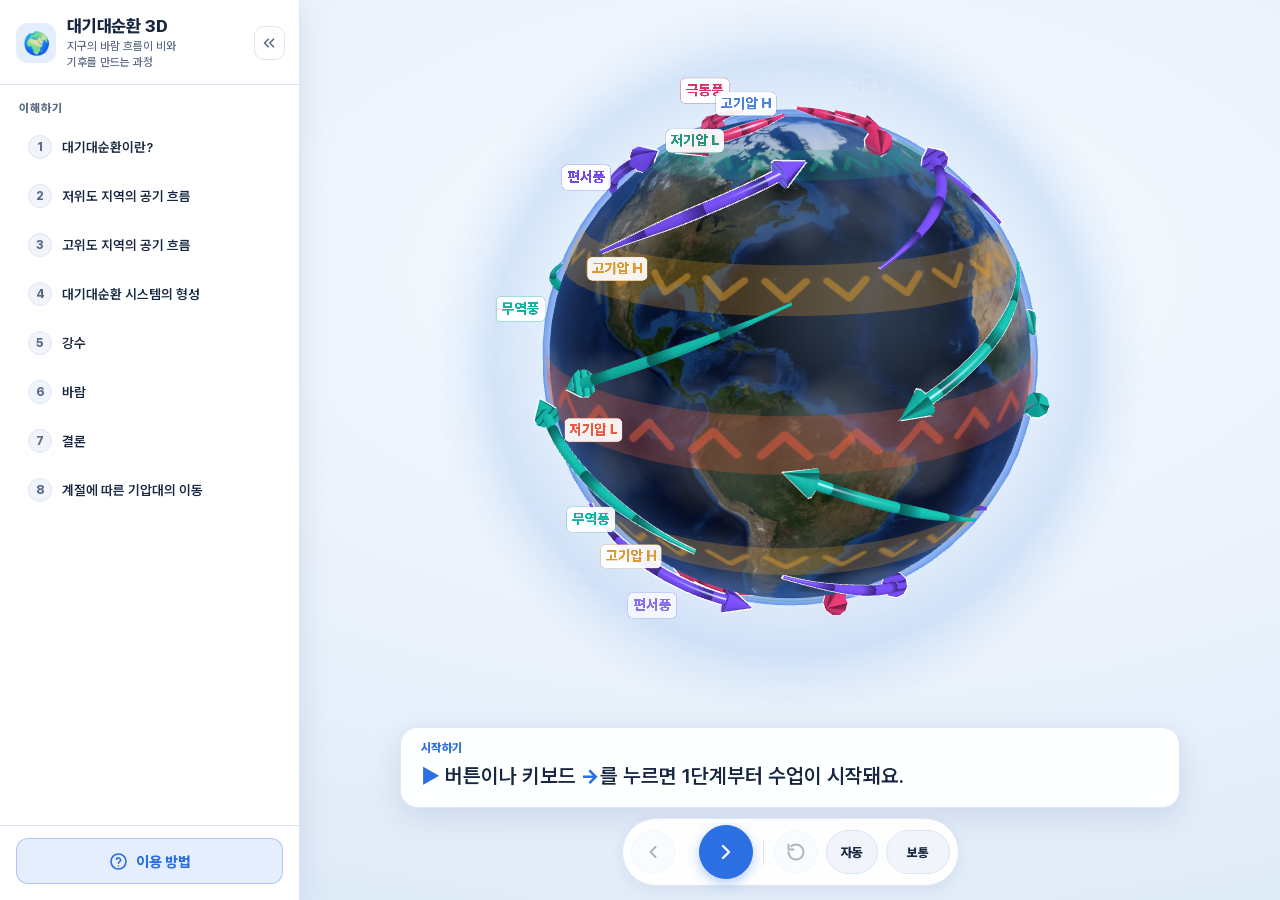
<file: index.html>
<!DOCTYPE html>
<html lang="ko">
<head>
<meta charset="UTF-8">
<meta name="viewport" content="width=device-width, initial-scale=1.0, maximum-scale=1.0, user-scalable=no">
<title>대기대순환 3D — 지구의 바람 흐름이 비와 기후를 만드는 과정</title>
<link rel="stylesheet" href="assets/fonts/aocsans.css">  <!-- 내장 글꼴(Pretendard 기반, OFL) -->
<link rel="stylesheet" href="style.css">
</head>
<body>

<!-- ====================== 레이아웃 ====================== -->
<div class="layout">

  <!-- 사이드바를 열기 위한 손잡이 (닫혔을 때 노출) -->
  <button class="sidebar-handle" id="sidebar-handle" aria-label="패널 열기" title="패널 열기">
    <svg viewBox="0 0 24 24" fill="none" stroke="currentColor" stroke-width="2" stroke-linecap="round">
      <line x1="4" y1="7" x2="20" y2="7"/><line x1="4" y1="12" x2="20" y2="12"/><line x1="4" y1="17" x2="20" y2="17"/>
    </svg>
  </button>

  <!-- 좌측 통합 패널 (모바일에서는 하단 시트로 전환) -->
  <aside class="sidebar" id="sidebar">

    <!-- 모바일 하단 시트 바: 위로 스와이프 = 패널 열기 · 좌우 스와이프/화살표 = 단계 이동 -->
    <div class="sheet-bar" id="sheet-bar" aria-label="단계 이동 및 조작 패널 열기">
      <div class="grip" aria-hidden="true"></div>
      <div class="sheet-row">
        <button class="sb-arrow" id="sheet-prev" aria-label="이전 단계">
          <svg viewBox="0 0 24 24" fill="none" stroke="currentColor" stroke-width="2.4" stroke-linecap="round" stroke-linejoin="round"><polyline points="15 18 9 12 15 6"/></svg>
        </button>
        <div class="sb-info">
          <span class="sb-step" id="sheet-step">시작하기</span>
          <span class="sb-title" id="sheet-title">위로 쓸어올려 패널 열기 · 좌우로 단계 이동</span>
        </div>
        <button class="sb-arrow" id="sheet-next" aria-label="다음 단계">
          <svg viewBox="0 0 24 24" fill="none" stroke="currentColor" stroke-width="2.4" stroke-linecap="round" stroke-linejoin="round"><polyline points="9 18 15 12 9 6"/></svg>
        </button>
      </div>
    </div>

    <!-- 사이드바 맨 위: 프로그램 이름 + 패널 접기 -->
    <div class="sidebar-head">
      <div class="brand">
        <span class="glyph" aria-hidden="true">🌍</span>
        <div>
          <h1>대기대순환 3D</h1>
          <div class="sub">지구의 바람 흐름이 비와 기후를 만드는 과정</div>
        </div>
      </div>
      <button class="close" id="sidebar-close" aria-label="패널 접기" title="패널 접기">
        <svg viewBox="0 0 24 24" width="18" height="18" fill="none" stroke="currentColor" stroke-width="2.2" stroke-linecap="round" stroke-linejoin="round">
          <polyline points="11 17 6 12 11 7"/><polyline points="18 17 13 12 18 7"/>
        </svg>
      </button>
    </div>

    <div class="sidebar-body">

      <!-- 이해하기: 단계 목록 (누르면 그 단계의 첫 장면부터) -->
      <div class="section">
        <div class="label">이해하기</div>
        <ol class="step-list" id="step-list"></ol>
      </div>

      <!-- 계절 슬라이더 — 8단계 장면이 계절을 정함. 화면에는 숨김(내부 동기화용) -->
      <div class="section" id="season-section" hidden>
        <div class="season">
          <input type="range" id="season" min="-1" max="1" step="0.01" value="0" aria-label="계절 슬라이더">
          <div class="readout" id="season-readout"></div>
        </div>
      </div>

    </div>

    <!-- 사이드바 하단: 이용 방법 (누르면 상세 안내 창) -->
    <div class="sidebar-foot">
      <button class="help-btn" id="help-btn" aria-haspopup="dialog">
        <svg viewBox="0 0 24 24" fill="none" stroke="currentColor" stroke-width="2" stroke-linecap="round" stroke-linejoin="round" aria-hidden="true">
          <circle cx="12" cy="12" r="9.5"/><path d="M9.3 9.2a2.8 2.8 0 0 1 5.4 1c0 1.9-2.7 2.3-2.7 4"/><line x1="12" y1="17.6" x2="12" y2="17.7"/>
        </svg>
        이용 방법
      </button>
    </div>
  </aside>

  <!-- 3D 무대 -->
  <main class="stage">
    <canvas id="scene" aria-label="대기대순환 3차원 시각화"></canvas>

    <!-- 위도대 정보 카드 -->
    <section class="card" id="card" aria-live="polite">
      <div class="card-top">
        <span class="dot" id="card-dot"></span>
        <div class="card-titles">
          <h3 id="card-title"></h3>
          <span class="term" id="card-term"></span>
        </div>
        <span class="lat" id="card-lat"></span>
        <button class="x" id="card-close" aria-label="카드 닫기">✕</button>
      </div>
      <div class="card-body">
        <div class="row"><span class="k move">공기의 움직임</span><span class="v" id="card-move"></span></div>
        <div class="row"><span class="k rain">비와 건조</span><span class="v" id="card-rain"></span></div>
        <div class="row"><span class="k region">대표 기후·지역</span><span class="v" id="card-region"></span></div>
        <div class="sum" id="card-sum"></div>
      </div>
    </section>


    <!-- 그림 자료 (장면에서 fig로 표시) -->
    <figure class="fig" id="fig-energy" data-fig="energy" aria-hidden="true">
      <figcaption>위도별로 받는 에너지와 내보내는 에너지</figcaption>
      <div class="fig-plot"></div>
      <div class="fig-legend">
        <span><i class="ln absorb"></i>흡수하는 태양 에너지</span>
        <span><i class="ln emit"></i>내보내는 지구 에너지</span>
      </div>
    </figure>

    <figure class="fig fig-orbit" id="fig-orbit" data-fig="orbit" aria-hidden="true">
      <figcaption>지구의 공전과 계절</figcaption>
      <div class="fig-plot"></div>
      <div class="fig-sub">자전축은 늘 같은 방향으로 <b>23.5°</b> 기울어져 있어요</div>
      <div class="fig-note"></div>
    </figure>

    <!-- 장면 재생기: 화면 자막 + 질문/답 + 진행 막대 (engine.js) -->
    <div class="player" id="player">
      <div class="cap" id="cap" aria-live="polite">
        <div class="cap-step" id="cap-step">시작하기</div>
        <p class="cap-text" id="cap-text"></p>
        <div class="cap-q" id="cap-q" hidden>
          <div class="q-row"><span class="q-mark" aria-hidden="true">💭</span><span id="cap-q-text"></span></div>
          <button class="a-btn" id="cap-a-btn">답 보기 <kbd>A</kbd></button>
          <div class="cap-a" id="cap-a" hidden></div>
        </div>
      </div>
      <div class="transport" role="group" aria-label="장면 이동">
        <button class="tp" id="tp-prev" aria-label="이전 장면" title="이전 장면 (←)">
          <svg viewBox="0 0 24 24" fill="none" stroke="currentColor" stroke-width="2.4" stroke-linecap="round" stroke-linejoin="round"><polyline points="15 18 9 12 15 6"/></svg>
        </button>
        <div class="dots" id="tp-dots"></div>
        <button class="tp primary" id="tp-next" aria-label="다음 장면" title="다음 장면 (→)">
          <svg viewBox="0 0 24 24" fill="none" stroke="currentColor" stroke-width="2.4" stroke-linecap="round" stroke-linejoin="round"><polyline points="9 18 15 12 9 6"/></svg>
        </button>
        <span class="tp-sep" aria-hidden="true"></span>
        <button class="tp" id="tp-replay" aria-label="이 단계 처음부터" title="이 단계 처음부터 (R)">
          <svg viewBox="0 0 24 24" fill="none" stroke="currentColor" stroke-width="2.2" stroke-linecap="round" stroke-linejoin="round"><path d="M3 12a9 9 0 1 0 3-6.7"/><polyline points="3 3 3 9 9 9"/></svg>
        </button>
        <button class="tp auto" id="tp-auto" aria-pressed="false" title="자동 재생 — 자막 길이에 맞춰 장면이 넘어갑니다">자동</button>
        <button class="tp auto speed" id="tp-speed" title="애니메이션 속도 — 느리게 · 보통 · 빠르게 (S)">보통</button>
      </div>
    </div>

    <button class="present-exit" id="present-exit" title="발표 모드 끝내기 (Esc)">발표 종료 <kbd>Esc</kbd></button>
  </main>
</div>


<!-- 이용 방법 안내 창 (사이드바 하단 버튼) -->
<div class="modal" id="help-modal" hidden>
  <div class="modal-backdrop" data-close></div>
  <div class="modal-box" role="dialog" aria-modal="true" aria-labelledby="help-title">
    <div class="modal-head">
      <h2 id="help-title">이용 방법</h2>
      <button class="modal-x" data-close aria-label="닫기">
        <svg viewBox="0 0 24 24" width="16" height="16" fill="none" stroke="currentColor" stroke-width="2" stroke-linecap="round"><line x1="17" y1="7" x2="7" y2="17"/><line x1="7" y1="7" x2="17" y2="17"/></svg>
      </button>
    </div>
    <div class="modal-body">
        <div class="hint">
        <ul>
          <li>화면 아래 <b>▶</b>를 누를 때마다 설명과 함께 <b>장면이 하나씩</b> 진행됩니다.</li>
          <li>왼쪽 <b>「이해하기」</b>에서 단계를 누르면 그 단계의 첫 장면부터 시작해요.</li>
          <li>패널 위쪽 <b>«</b> 버튼으로 패널을 접으면 3D 화면을 넓게 쓸 수 있어요(왼쪽 위 ☰로 다시 열기).</li>
          <li>교실 TV에서는 키보드 <b>F</b>를 누르면 <b>발표 모드</b>(전체 화면·큰 자막)가 돼요. Esc로 끝내요.</li>
          <li>지구를 <b>드래그</b>해서 돌려 보세요. <b>색깔 띠를 클릭</b>하면 설명 카드가 나타납니다.</li>
          <li>휴대전화에서는 아래 바를 <b>위로 쓸어올려</b> 패널을 열고, <b>좌우로 쓸어</b> 장면을 넘길 수 있어요.</li>
        </ul>
        <div class="keys">
          <div class="keys-title">키보드 · 발표용 리모컨</div>
          <dl>
            <dt><kbd>→</kbd> <kbd>Space</kbd> <kbd>PgDn</kbd></dt><dd>다음 장면</dd>
            <dt><kbd>←</kbd> <kbd>PgUp</kbd></dt><dd>이전 장면</dd>
            <dt><kbd>Shift</kbd>+<kbd>→</kbd> <kbd>←</kbd></dt><dd>다음·이전 단계</dd>
            <dt><kbd>R</kbd></dt><dd>이 단계 처음부터</dd>
            <dt><kbd>F</kbd></dt><dd>발표 모드 (전체 화면)</dd>
            <dt><kbd>S</kbd></dt><dd>애니메이션 속도 (느리게·보통·빠르게)</dd>
          </dl>
        </div>
        <a class="guide-link" href="교사용_안내.html" target="_blank" rel="noopener">교사용 안내 · 수업 흐름 보기 ↗</a>
      </div>
    </div>
  </div>
</div>

<!-- 로딩 -->
<div class="loading" id="loading">
  <div class="spinner"></div>
  <p>지구와 대기를 준비하는 중…</p>
</div>

<!-- three.js (로컬, 오프라인) + 내장 지구 사진 + 앱 스크립트
     ※ 순서 중요: data → steps → core → effects → globe → cross → view → ui → engine → main -->
<script src="libs/three.min.js"></script>
<script src="assets/earth-texture.js"></script>
<script src="js/data.js"></script>
<script src="js/steps.js"></script>
<script src="js/core.js"></script>
<script src="js/effects.js"></script>
<script src="js/globe.js"></script>
<script src="js/cross.js"></script>
<script src="js/view.js"></script>
<script src="js/ui.js"></script>
<script src="js/engine.js"></script>
<script src="js/main.js"></script>
</body>
</html>
</file>
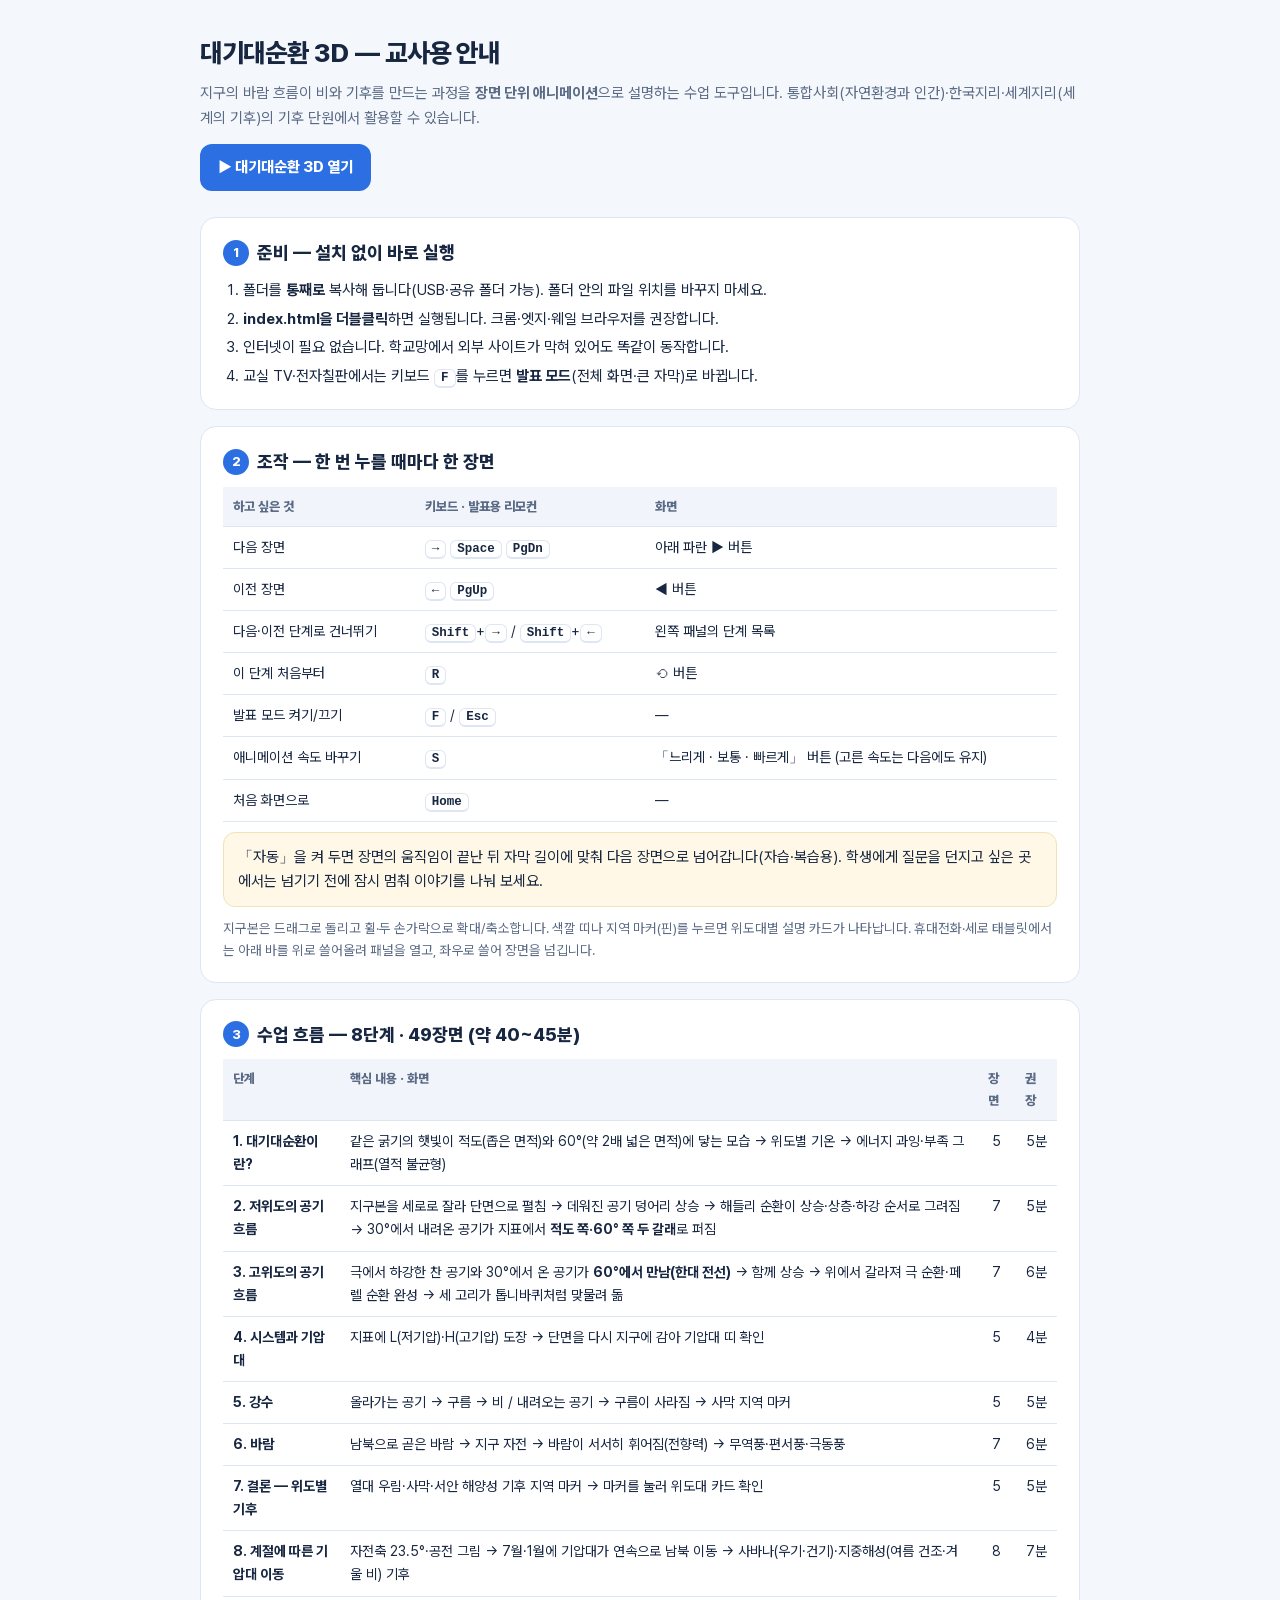
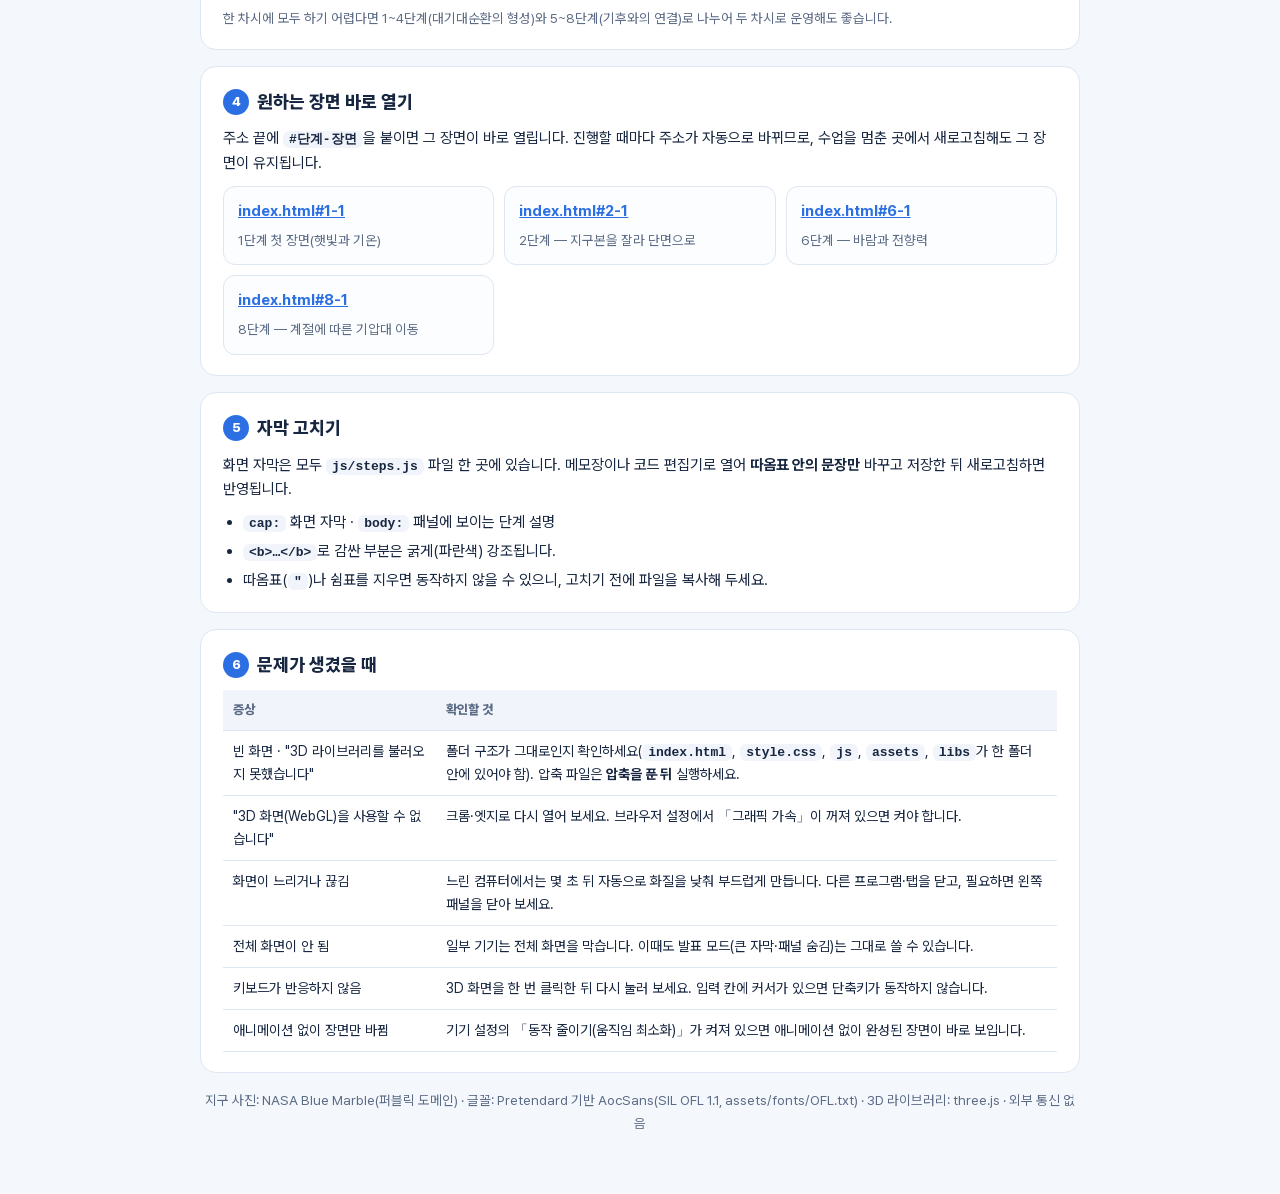
<file: 교사용_안내.html>
<!DOCTYPE html>
<html lang="ko">
<head>
<meta charset="UTF-8">
<meta name="viewport" content="width=device-width, initial-scale=1.0">
<title>대기대순환 3D — 교사용 안내</title>
<link rel="stylesheet" href="assets/fonts/aocsans.css">
<style>
  :root {
    --ink: #182741; --muted: #5c6b85; --line: #dde6f2; --bg: #f4f8fd; --panel: #ffffff;
    --accent: #2b6fe3; --accent-soft: #e4eefd; --warm: #fff8e6; --warm-line: #f2e2b8;
  }
  * { box-sizing: border-box; margin: 0; padding: 0; }
  body {
    font-family: "AocSans", "Pretendard", -apple-system, "Apple SD Gothic Neo", "Malgun Gothic", "맑은 고딕", "Noto Sans KR", sans-serif;
    color: var(--ink); background: var(--bg); line-height: 1.65; font-size: 15px;
  }
  main { max-width: 920px; margin: 0 auto; padding: 32px 20px 60px; }
  header { margin-bottom: 26px; }
  h1 { font-size: 26px; font-weight: 800; letter-spacing: -.01em; }
  .lead { color: var(--muted); margin-top: 6px; }
  .open {
    display: inline-flex; align-items: center; gap: 8px; margin-top: 14px;
    background: var(--accent); color: #fff; text-decoration: none; font-weight: 800;
    padding: 11px 18px; border-radius: 12px;
  }
  section {
    background: var(--panel); border: 1px solid var(--line); border-radius: 16px;
    padding: 20px 22px; margin-bottom: 16px;
  }
  h2 { font-size: 18px; font-weight: 800; margin-bottom: 10px; }
  h2 .n { display: inline-flex; width: 26px; height: 26px; border-radius: 50%; background: var(--accent); color: #fff;
          align-items: center; justify-content: center; font-size: 13px; margin-right: 8px; vertical-align: 2px; }
  p + p { margin-top: 8px; }
  ul, ol { padding-left: 20px; }
  li + li { margin-top: 4px; }
  table { width: 100%; border-collapse: collapse; font-size: 14px; }
  th, td { text-align: left; padding: 9px 10px; border-bottom: 1px solid var(--line); vertical-align: top; }
  th { background: #f1f5fb; font-weight: 800; font-size: 13px; color: var(--muted); }
  td.c { text-align: center; white-space: nowrap; }
  kbd {
    display: inline-block; min-width: 1.7em; padding: 1px 6px; border-radius: 6px; text-align: center;
    font: 700 12.5px ui-monospace, "D2Coding", monospace; color: var(--ink);
    background: #fff; border: 1px solid var(--line); border-bottom-width: 2px;
  }
  code { font: 600 13px ui-monospace, "D2Coding", monospace; background: #f1f5fb; padding: 1px 6px; border-radius: 6px; }
  .tip { background: var(--warm); border: 1px solid var(--warm-line); border-radius: 12px; padding: 12px 14px; margin-top: 10px; }
  .grid { display: grid; grid-template-columns: repeat(auto-fit, minmax(240px, 1fr)); gap: 10px; }
  .box { border: 1px solid var(--line); border-radius: 12px; padding: 12px 14px; background: #fbfdff; }
  .box b { display: block; margin-bottom: 4px; }
  .muted { color: var(--muted); font-size: 13.5px; }
  a { color: var(--accent); }
  @media print {
    body { background: #fff; font-size: 12.5px; }
    main { padding: 0; }
    section { break-inside: avoid; border-color: #ccc; }
    .open { display: none; }
  }
</style>
</head>
<body>
<main>
  <header>
    <h1>대기대순환 3D — 교사용 안내</h1>
    <p class="lead">지구의 바람 흐름이 비와 기후를 만드는 과정을 <b>장면 단위 애니메이션</b>으로 설명하는 수업 도구입니다.
      통합사회(자연환경과 인간)·한국지리·세계지리(세계의 기후)의 기후 단원에서 활용할 수 있습니다.</p>
    <a class="open" href="index.html">▶ 대기대순환 3D 열기</a>
  </header>

  <section>
    <h2><span class="n">1</span>준비 — 설치 없이 바로 실행</h2>
    <ol>
      <li>폴더를 <b>통째로</b> 복사해 둡니다(USB·공유 폴더 가능). 폴더 안의 파일 위치를 바꾸지 마세요.</li>
      <li><b>index.html을 더블클릭</b>하면 실행됩니다. 크롬·엣지·웨일 브라우저를 권장합니다.</li>
      <li>인터넷이 필요 없습니다. 학교망에서 외부 사이트가 막혀 있어도 똑같이 동작합니다.</li>
      <li>교실 TV·전자칠판에서는 키보드 <kbd>F</kbd>를 누르면 <b>발표 모드</b>(전체 화면·큰 자막)로 바뀝니다.</li>
    </ol>
  </section>

  <section>
    <h2><span class="n">2</span>조작 — 한 번 누를 때마다 한 장면</h2>
    <table>
      <tr><th>하고 싶은 것</th><th>키보드 · 발표용 리모컨</th><th>화면</th></tr>
      <tr><td>다음 장면</td><td><kbd>→</kbd> <kbd>Space</kbd> <kbd>PgDn</kbd></td><td>아래 파란 <b>▶</b> 버튼</td></tr>
      <tr><td>이전 장면</td><td><kbd>←</kbd> <kbd>PgUp</kbd></td><td><b>◀</b> 버튼</td></tr>
      <tr><td>다음·이전 단계로 건너뛰기</td><td><kbd>Shift</kbd>+<kbd>→</kbd> / <kbd>Shift</kbd>+<kbd>←</kbd></td><td>왼쪽 패널의 단계 목록</td></tr>
      <tr><td>이 단계 처음부터</td><td><kbd>R</kbd></td><td>⟲ 버튼</td></tr>
      <tr><td>발표 모드 켜기/끄기</td><td><kbd>F</kbd> / <kbd>Esc</kbd></td><td>—</td></tr>
      <tr><td>애니메이션 속도 바꾸기</td><td><kbd>S</kbd></td><td>「느리게 · 보통 · 빠르게」 버튼 (고른 속도는 다음에도 유지)</td></tr>
      <tr><td>처음 화면으로</td><td><kbd>Home</kbd></td><td>—</td></tr>
    </table>
    <div class="tip">
      「자동」을 켜 두면 장면의 움직임이 끝난 뒤 자막 길이에 맞춰 다음 장면으로 넘어갑니다(자습·복습용).
      학생에게 질문을 던지고 싶은 곳에서는 넘기기 전에 잠시 멈춰 이야기를 나눠 보세요.
    </div>
    <p class="muted" style="margin-top:10px">지구본은 드래그로 돌리고 휠·두 손가락으로 확대/축소합니다. 색깔 띠나 지역 마커(핀)를 누르면 위도대별 설명 카드가 나타납니다.
      휴대전화·세로 태블릿에서는 아래 바를 위로 쓸어올려 패널을 열고, 좌우로 쓸어 장면을 넘깁니다.</p>
  </section>

  <section>
    <h2><span class="n">3</span>수업 흐름 — 8단계 · 49장면 (약 40~45분)</h2>
    <table>
      <tr><th>단계</th><th>핵심 내용 · 화면</th><th class="c">장면</th><th class="c">권장</th></tr>
      <tr><td><b>1. 대기대순환이란?</b></td><td>같은 굵기의 햇빛이 적도(좁은 면적)와 60°(약 2배 넓은 면적)에 닿는 모습 → 위도별 기온 → 에너지 과잉·부족 그래프(열적 불균형)</td><td class="c">5</td><td class="c">5분</td></tr>
      <tr><td><b>2. 저위도의 공기 흐름</b></td><td>지구본을 세로로 잘라 단면으로 펼침 → 데워진 공기 덩어리 상승 → 해들리 순환이 상승·상층·하강 순서로 그려짐 → 30°에서 내려온 공기가 지표에서 <b>적도 쪽·60° 쪽 두 갈래</b>로 퍼짐</td><td class="c">7</td><td class="c">5분</td></tr>
      <tr><td><b>3. 고위도의 공기 흐름</b></td><td>극에서 하강한 찬 공기와 30°에서 온 공기가 <b>60°에서 만남(한대 전선)</b> → 함께 상승 → 위에서 갈라져 극 순환·페렐 순환 완성 → 세 고리가 톱니바퀴처럼 맞물려 돎</td><td class="c">7</td><td class="c">6분</td></tr>
      <tr><td><b>4. 시스템과 기압대</b></td><td>지표에 L(저기압)·H(고기압) 도장 → 단면을 다시 지구에 감아 기압대 띠 확인</td><td class="c">5</td><td class="c">4분</td></tr>
      <tr><td><b>5. 강수</b></td><td>올라가는 공기 → 구름 → 비 / 내려오는 공기 → 구름이 사라짐 → 사막 지역 마커</td><td class="c">5</td><td class="c">5분</td></tr>
      <tr><td><b>6. 바람</b></td><td>남북으로 곧은 바람 → 지구 자전 → 바람이 서서히 휘어짐(전향력) → 무역풍·편서풍·극동풍</td><td class="c">7</td><td class="c">6분</td></tr>
      <tr><td><b>7. 결론 — 위도별 기후</b></td><td>열대 우림·사막·서안 해양성 기후 지역 마커 → 마커를 눌러 위도대 카드 확인</td><td class="c">5</td><td class="c">5분</td></tr>
      <tr><td><b>8. 계절에 따른 기압대 이동</b></td><td>자전축 23.5°·공전 그림 → 7월·1월에 기압대가 연속으로 남북 이동 → 사바나(우기·건기)·지중해성(여름 건조·겨울 비) 기후</td><td class="c">8</td><td class="c">7분</td></tr>
    </table>
    <p class="muted" style="margin-top:10px">한 차시에 모두 하기 어렵다면 1~4단계(대기대순환의 형성)와 5~8단계(기후와의 연결)로 나누어 두 차시로 운영해도 좋습니다.</p>
  </section>

  <section>
    <h2><span class="n">4</span>원하는 장면 바로 열기</h2>
    <p>주소 끝에 <code>#단계-장면</code>을 붙이면 그 장면이 바로 열립니다. 진행할 때마다 주소가 자동으로 바뀌므로, 수업을 멈춘 곳에서 새로고침해도 그 장면이 유지됩니다.</p>
    <div class="grid" style="margin-top:10px">
      <div class="box"><b><a href="index.html#1-1">index.html#1-1</a></b><span class="muted">1단계 첫 장면(햇빛과 기온)</span></div>
      <div class="box"><b><a href="index.html#2-1">index.html#2-1</a></b><span class="muted">2단계 — 지구본을 잘라 단면으로</span></div>
      <div class="box"><b><a href="index.html#6-1">index.html#6-1</a></b><span class="muted">6단계 — 바람과 전향력</span></div>
      <div class="box"><b><a href="index.html#8-1">index.html#8-1</a></b><span class="muted">8단계 — 계절에 따른 기압대 이동</span></div>
    </div>
  </section>

  <section>
    <h2><span class="n">5</span>자막 고치기</h2>
    <p>화면 자막은 모두 <code>js/steps.js</code> 파일 한 곳에 있습니다. 메모장이나 코드 편집기로 열어 <b>따옴표 안의 문장만</b> 바꾸고 저장한 뒤 새로고침하면 반영됩니다.</p>
    <ul style="margin-top:8px">
      <li><code>cap:</code> 화면 자막 · <code>body:</code> 패널에 보이는 단계 설명</li>
      <li><code>&lt;b&gt;…&lt;/b&gt;</code>로 감싼 부분은 굵게(파란색) 강조됩니다.</li>
      <li>따옴표(<code>"</code>)나 쉼표를 지우면 동작하지 않을 수 있으니, 고치기 전에 파일을 복사해 두세요.</li>
    </ul>
  </section>

  <section>
    <h2><span class="n">6</span>문제가 생겼을 때</h2>
    <table>
      <tr><th>증상</th><th>확인할 것</th></tr>
      <tr><td>빈 화면 · "3D 라이브러리를 불러오지 못했습니다"</td><td>폴더 구조가 그대로인지 확인하세요(<code>index.html</code>, <code>style.css</code>, <code>js</code>, <code>assets</code>, <code>libs</code>가 한 폴더 안에 있어야 함). 압축 파일은 <b>압축을 푼 뒤</b> 실행하세요.</td></tr>
      <tr><td>"3D 화면(WebGL)을 사용할 수 없습니다"</td><td>크롬·엣지로 다시 열어 보세요. 브라우저 설정에서 「그래픽 가속」이 꺼져 있으면 켜야 합니다.</td></tr>
      <tr><td>화면이 느리거나 끊김</td><td>느린 컴퓨터에서는 몇 초 뒤 자동으로 화질을 낮춰 부드럽게 만듭니다. 다른 프로그램·탭을 닫고, 필요하면 왼쪽 패널을 닫아 보세요.</td></tr>
      <tr><td>전체 화면이 안 됨</td><td>일부 기기는 전체 화면을 막습니다. 이때도 발표 모드(큰 자막·패널 숨김)는 그대로 쓸 수 있습니다.</td></tr>
      <tr><td>키보드가 반응하지 않음</td><td>3D 화면을 한 번 클릭한 뒤 다시 눌러 보세요. 입력 칸에 커서가 있으면 단축키가 동작하지 않습니다.</td></tr>
      <tr><td>애니메이션 없이 장면만 바뀜</td><td>기기 설정의 「동작 줄이기(움직임 최소화)」가 켜져 있으면 애니메이션 없이 완성된 장면이 바로 보입니다.</td></tr>
    </table>
  </section>

  <p class="muted" style="text-align:center">지구 사진: NASA Blue Marble(퍼블릭 도메인) · 글꼴: Pretendard 기반 AocSans(SIL OFL 1.1, assets/fonts/OFL.txt) · 3D 라이브러리: three.js · 외부 통신 없음</p>
</main>
</body>
</html>
</file>
